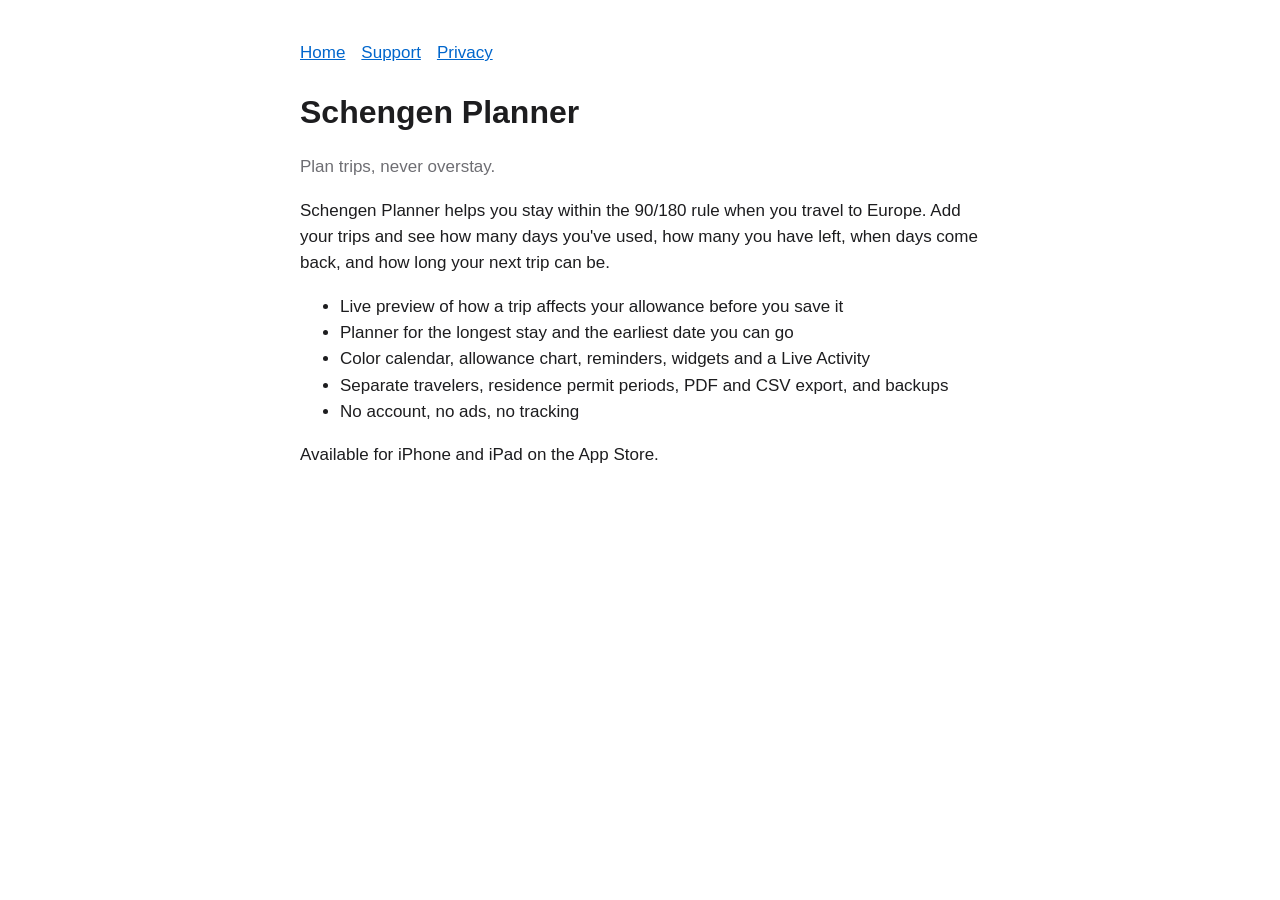
<file: index.html>
<!doctype html>
<html lang="en">
<head>
<meta charset="utf-8">
<meta name="viewport" content="width=device-width, initial-scale=1">
<title>Schengen Planner</title>
<link rel="stylesheet" href="style.css">
</head>
<body>
<nav><a href="index.html">Home</a><a href="support.html">Support</a><a href="privacy.html">Privacy</a></nav>
<h1>Schengen Planner</h1>
<p class="muted">Plan trips, never overstay.</p>
<p>Schengen Planner helps you stay within the 90/180 rule when you travel to Europe. Add your trips and see how many days you've used, how many you have left, when days come back, and how long your next trip can be.</p>
<ul>
  <li>Live preview of how a trip affects your allowance before you save it</li>
  <li>Planner for the longest stay and the earliest date you can go</li>
  <li>Color calendar, allowance chart, reminders, widgets and a Live Activity</li>
  <li>Separate travelers, residence permit periods, PDF and CSV export, and backups</li>
  <li>No account, no ads, no tracking</li>
</ul>
<p>Available for iPhone and iPad on the App Store.</p>
</body>
</html>
</file>
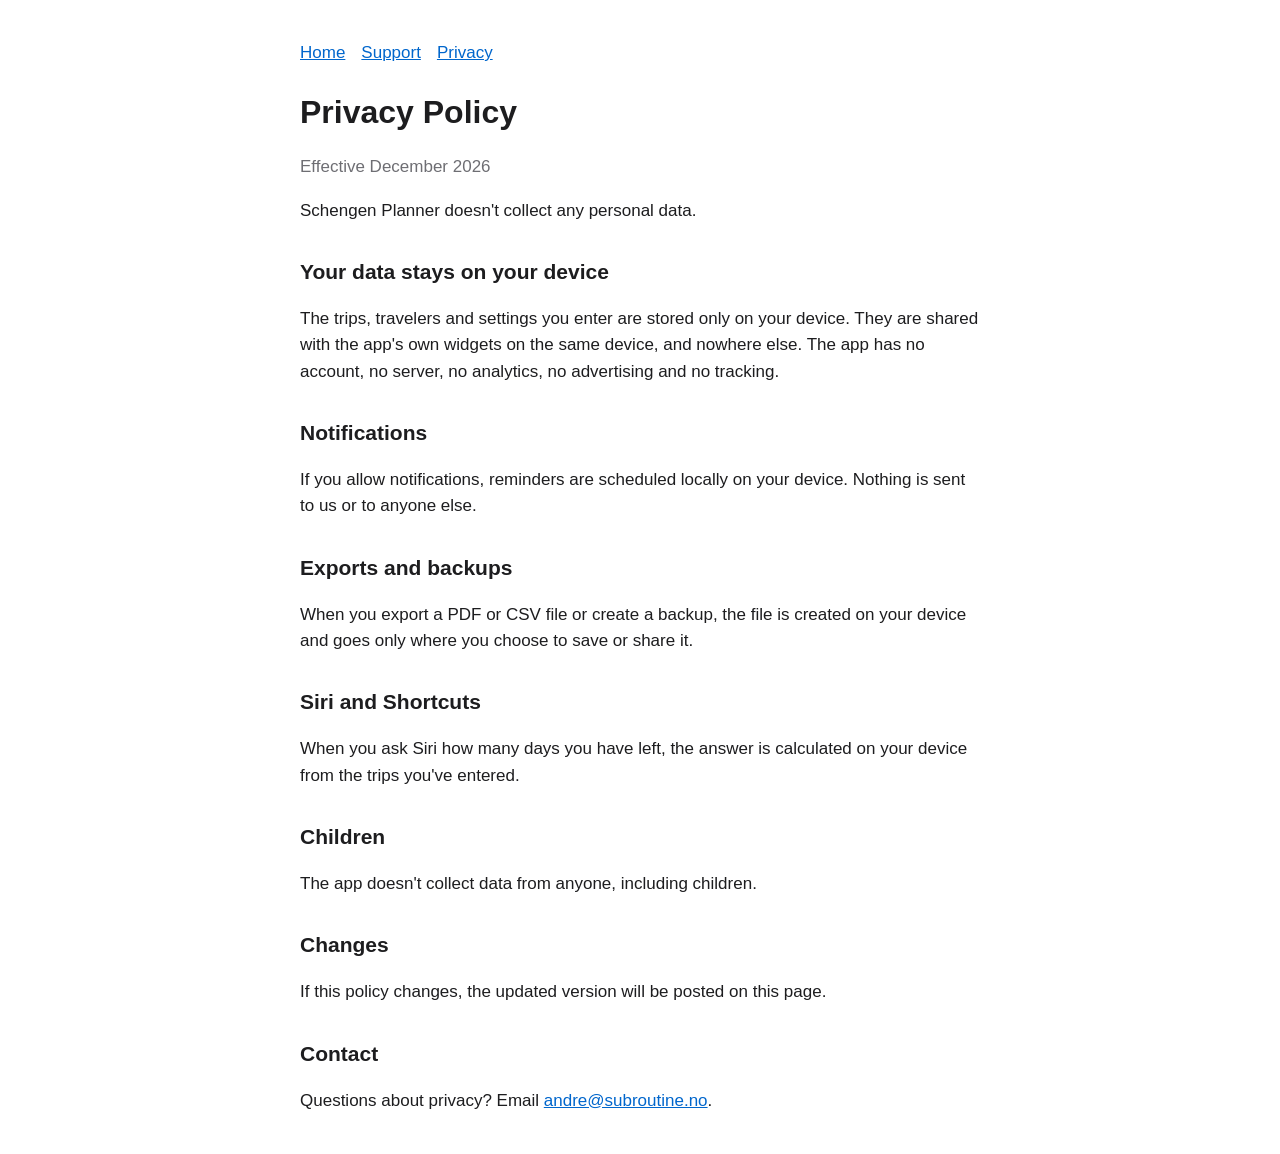
<file: privacy.html>
<!doctype html>
<html lang="en">
<head>
<meta charset="utf-8">
<meta name="viewport" content="width=device-width, initial-scale=1">
<title>Privacy Policy – Schengen Planner</title>
<link rel="stylesheet" href="style.css">
</head>
<body>
<nav><a href="index.html">Home</a><a href="support.html">Support</a><a href="privacy.html">Privacy</a></nav>
<h1>Privacy Policy</h1>
<p class="muted">Effective December 2026</p>

<p>Schengen Planner doesn't collect any personal data.</p>

<h2>Your data stays on your device</h2>
<p>The trips, travelers and settings you enter are stored only on your device. They are shared with the app's own widgets on the same device, and nowhere else. The app has no account, no server, no analytics, no advertising and no tracking.</p>

<h2>Notifications</h2>
<p>If you allow notifications, reminders are scheduled locally on your device. Nothing is sent to us or to anyone else.</p>

<h2>Exports and backups</h2>
<p>When you export a PDF or CSV file or create a backup, the file is created on your device and goes only where you choose to save or share it.</p>

<h2>Siri and Shortcuts</h2>
<p>When you ask Siri how many days you have left, the answer is calculated on your device from the trips you've entered.</p>

<h2>Children</h2>
<p>The app doesn't collect data from anyone, including children.</p>

<h2>Changes</h2>
<p>If this policy changes, the updated version will be posted on this page.</p>

<h2>Contact</h2>
<p>Questions about privacy? Email <a href="mailto:SUPPORT_EMAIL">andre@subroutine.no</a>.</p>
</body>
</html>
</file>
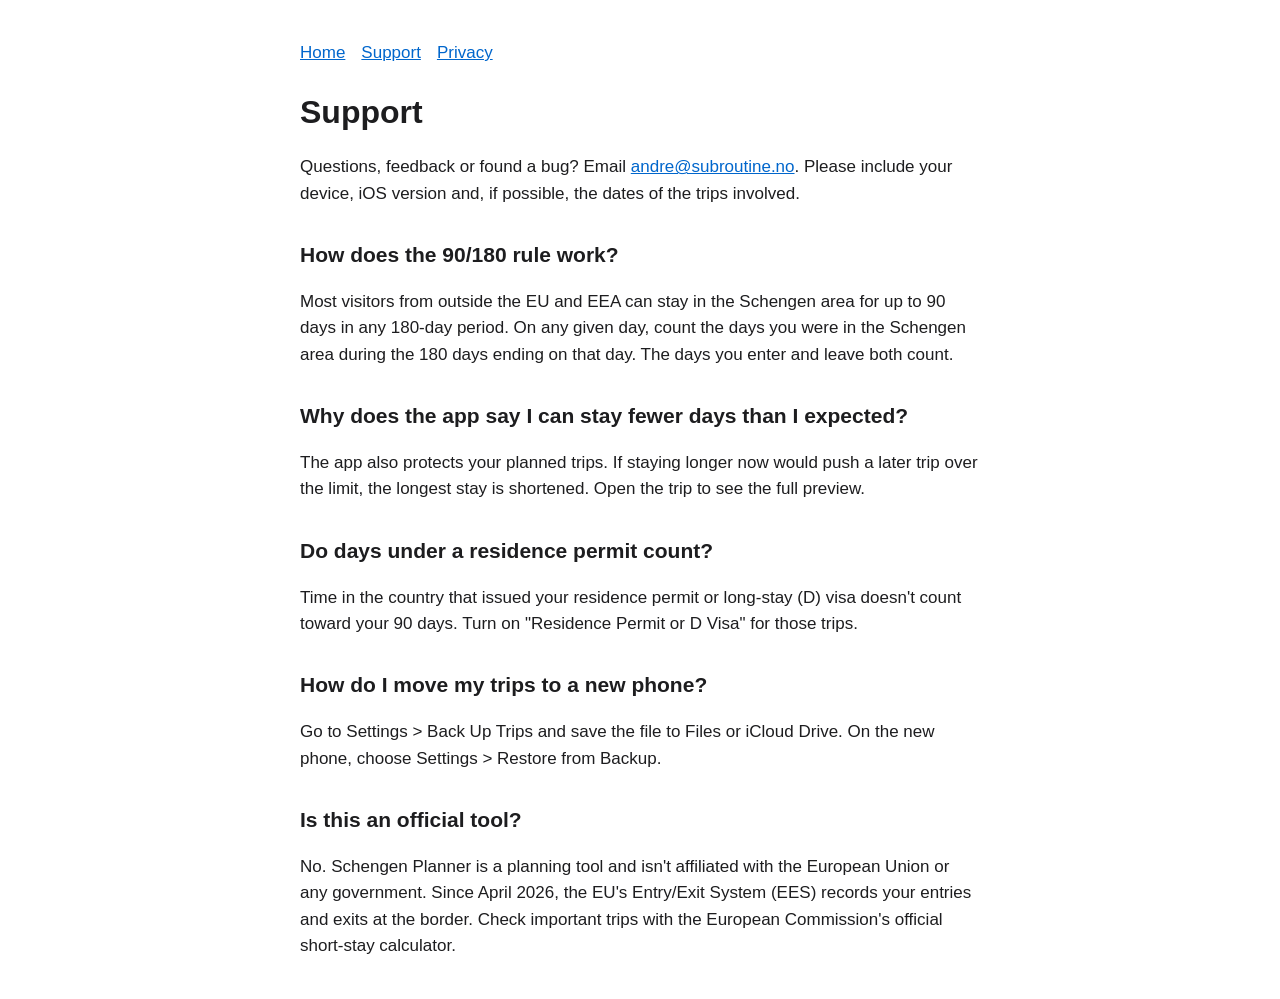
<file: support.html>
<!doctype html>
<html lang="en">
<head>
<meta charset="utf-8">
<meta name="viewport" content="width=device-width, initial-scale=1">
<title>Support – Schengen Planner</title>
<link rel="stylesheet" href="style.css">
</head>
<body>
<nav><a href="index.html">Home</a><a href="support.html">Support</a><a href="privacy.html">Privacy</a></nav>
<h1>Support</h1>
<p>Questions, feedback or found a bug? Email <a href="mailto:SUPPORT_EMAIL">andre@subroutine.no</a>. Please include your device, iOS version and, if possible, the dates of the trips involved.</p>

<h2>How does the 90/180 rule work?</h2>
<p>Most visitors from outside the EU and EEA can stay in the Schengen area for up to 90 days in any 180-day period. On any given day, count the days you were in the Schengen area during the 180 days ending on that day. The days you enter and leave both count.</p>

<h2>Why does the app say I can stay fewer days than I expected?</h2>
<p>The app also protects your planned trips. If staying longer now would push a later trip over the limit, the longest stay is shortened. Open the trip to see the full preview.</p>

<h2>Do days under a residence permit count?</h2>
<p>Time in the country that issued your residence permit or long-stay (D) visa doesn't count toward your 90 days. Turn on "Residence Permit or D Visa" for those trips.</p>

<h2>How do I move my trips to a new phone?</h2>
<p>Go to Settings &gt; Back Up Trips and save the file to Files or iCloud Drive. On the new phone, choose Settings &gt; Restore from Backup.</p>

<h2>Is this an official tool?</h2>
<p>No. Schengen Planner is a planning tool and isn't affiliated with the European Union or any government. Since April 2026, the EU's Entry/Exit System (EES) records your entries and exits at the border. Check important trips with the European Commission's official short-stay calculator.</p>
</body>
</html>
</file>
<file: style.css>
body { font: 17px/1.55 -apple-system, BlinkMacSystemFont, "Helvetica Neue", sans-serif; max-width: 680px; margin: 40px auto; padding: 0 20px; color: #1d1d1f; }
h1 { font-size: 32px; margin-bottom: 4px; }
h2 { font-size: 21px; margin-top: 32px; }
.muted { color: #6e6e73; }
a { color: #0066cc; }
nav a { margin-right: 16px; }
@media (prefers-color-scheme: dark) { body { background: #000; color: #f5f5f7; } .muted { color: #a1a1a6; } a { color: #2997ff; } }
</file>
